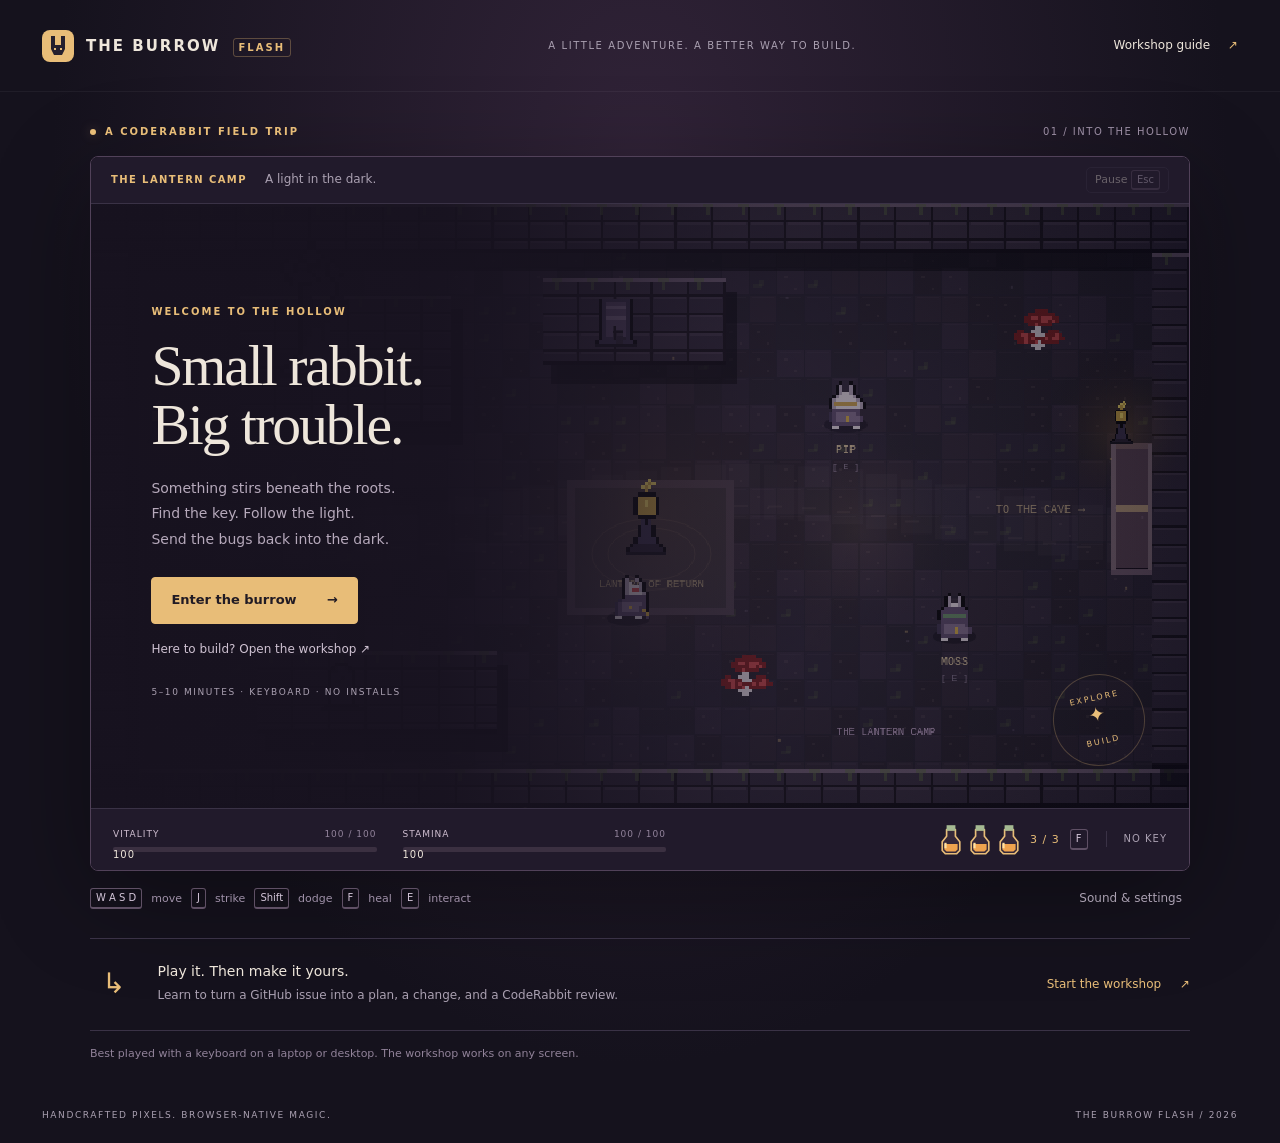
<file: index.html>
<!doctype html>
<html lang="en">
  <head>
    <meta charset="utf-8" />
    <meta name="viewport" content="width=device-width, initial-scale=1" />
    <meta name="theme-color" content="#15121d" />
    <title>The Burrow Flash</title>
    <link rel="icon" href="favicon.svg" type="image/svg+xml" />
    <link rel="stylesheet" href="style.css" />
    <script defer src="js/art.js"></script>
    <script defer src="js/world.js"></script>
    <script defer src="js/combat.js"></script>
    <script defer src="js/input.js"></script>
    <script defer src="js/render.js"></script>
    <script defer src="js/game.js"></script>
  </head>
  <body class="game-page">
    <header class="site-header">
      <a class="brand" href="index.html" aria-label="The Burrow Flash home"
        ><img src="favicon.svg" alt="" width="32" height="32" /><span
          >THE BURROW <b>FLASH</b></span
        ></a
      >
      <span class="edition">A LITTLE ADVENTURE. A BETTER WAY TO BUILD.</span>
      <a
        class="header-link"
        href="learn.html"
        target="_blank"
        rel="noopener"
        data-guide
        >Workshop guide <span aria-hidden="true">↗</span></a
      >
    </header>
    <main class="game-layout">
      <div class="eyebrow">
        <span class="live-dot"></span> A CODERABBIT FIELD TRIP
        <span class="eyebrow-right">01 / INTO THE HOLLOW</span>
      </div>
      <section class="game-frame" aria-label="The Burrow Flash game">
        <div class="game-topbar">
          <span id="area-name">THE LANTERN CAMP</span
          ><span id="objective">A light in the dark.</span
          ><button id="pause-button" type="button" disabled>
            Pause <kbd>Esc</kbd>
          </button>
        </div>
        <div class="canvas-wrap">
          <canvas
            id="game"
            width="960"
            height="528"
            tabindex="0"
            aria-label="Top-down rabbit adventure. Move with WASD or arrows. J attacks, Shift dodges, F heals, E interacts, Escape pauses."
          ></canvas>
          <div id="title-screen" class="title-screen">
            <div class="title-copy">
              <p class="eyebrow">WELCOME TO THE HOLLOW</p>
              <h1>Small rabbit.<br />Big trouble.</h1>
              <p>
                Something stirs beneath the roots.<br />Find the key. Follow the
                light.<br />Send the bugs back into the dark.
              </p>
              <button class="primary" id="start-button">
                Enter the burrow <span aria-hidden="true">→</span></button
              ><a
                class="text-link"
                href="learn.html"
                target="_blank"
                rel="noopener"
                data-guide
                >Here to build? Open the workshop ↗</a
              >
              <p class="tiny">5–10 MINUTES · KEYBOARD · NO INSTALLS</p>
            </div>
            <div class="title-stamp" aria-hidden="true">
              EXPLORE<br /><span>✦</span><br />BUILD
            </div>
          </div>
          <div id="toast" class="toast" role="status" aria-live="polite"></div>
          <div id="interaction" class="interaction" hidden></div>
        </div>
        <div class="game-hud" id="hud">
          <div class="meter-group">
            <label for="health"
              >VITALITY <span id="health-value">100 / 100</span></label
            ><meter id="health" min="0" max="100" value="100">100</meter>
          </div>
          <div class="meter-group stamina">
            <label for="stamina"
              >STAMINA <span id="stamina-value">100 / 100</span></label
            ><meter id="stamina" min="0" max="100" value="100">100</meter>
          </div>
          <div class="inventory" id="inventory">
            <div class="flask-supply">
              <span
                class="flask-icons"
                id="flask-icons"
                role="img"
                aria-label="3 of 3 healing flasks remaining"
              >
                <svg
                  class="flask-icon"
                  viewBox="0 0 20 28"
                  aria-hidden="true"
                  focusable="false"
                >
                  <path
                    class="flask-outline"
                    d="M6 5h8v6l4 5v8l-3 3H5l-3-3v-8l4-5z"
                  />
                  <path class="flask-liquid" d="M4 18h12v5l-2 2H6l-2-2z" />
                  <path class="flask-shine" d="M5 17v5" />
                  <path class="flask-cork" d="M6 1h8v5H6z" />
                </svg>
                <svg
                  class="flask-icon"
                  viewBox="0 0 20 28"
                  aria-hidden="true"
                  focusable="false"
                >
                  <path
                    class="flask-outline"
                    d="M6 5h8v6l4 5v8l-3 3H5l-3-3v-8l4-5z"
                  />
                  <path class="flask-liquid" d="M4 18h12v5l-2 2H6l-2-2z" />
                  <path class="flask-shine" d="M5 17v5" />
                  <path class="flask-cork" d="M6 1h8v5H6z" />
                </svg>
                <svg
                  class="flask-icon"
                  viewBox="0 0 20 28"
                  aria-hidden="true"
                  focusable="false"
                >
                  <path
                    class="flask-outline"
                    d="M6 5h8v6l4 5v8l-3 3H5l-3-3v-8l4-5z"
                  />
                  <path class="flask-liquid" d="M4 18h12v5l-2 2H6l-2-2z" />
                  <path class="flask-shine" d="M5 17v5" />
                  <path class="flask-cork" d="M6 1h8v5H6z" />
                </svg>
              </span>
              <span class="flask-count" id="flask-count">3 / 3</span>
              <kbd aria-label="Press F to heal">F</kbd>
            </div>
            <span class="key-status" id="key-status">NO KEY</span>
          </div>
          <span id="assist-indicator" hidden>ASSIST ON</span>
        </div>
      </section>
      <div class="below-game">
        <p>
          <kbd>W A S D</kbd> move <kbd>J</kbd> strike <kbd>Shift</kbd> dodge
          <kbd>F</kbd> heal <kbd>E</kbd> interact
        </p>
        <button class="text-button" id="settings-button">
          Sound & settings
        </button>
      </div>
      <aside class="workshop-strip">
        <span class="strip-number">↳</span>
        <div>
          <h2>Play it. Then make it yours.</h2>
          <p>
            Learn to turn a GitHub issue into a plan, a change, and a CodeRabbit
            review.
          </p>
        </div>
        <a href="learn.html" target="_blank" rel="noopener" data-guide
          >Start the workshop <span aria-hidden="true">↗</span></a
        >
      </aside>
      <p class="device-note">
        Best played with a keyboard on a laptop or desktop. The workshop works
        on any screen.
      </p>
    </main>
    <footer class="site-footer">
      <span>HANDCRAFTED PIXELS. BROWSER-NATIVE MAGIC.</span
      ><span>THE BURROW FLASH / 2026</span>
    </footer>
    <dialog id="menu-dialog" aria-labelledby="menu-title">
      <form method="dialog">
        <button class="close-button" aria-label="Close menu">×</button>
      </form>
      <p class="eyebrow">TAKE A BREATHER</p>
      <h2 id="menu-title">The hollow can wait.</h2>
      <p>Your adventure is paused.</p>
      <div class="settings">
        <label
          ><input type="checkbox" id="sound-setting" /> Sound effects
          <small>Starts only after you enable it.</small></label
        ><label
          ><input type="checkbox" id="motion-setting" /> Reduced motion
          <small>Removes screen shake and ambient particles.</small></label
        ><label
          ><input type="checkbox" id="assist-setting" /> Presenter assist
          <small
            >Less damage, stronger strikes, faster stamina recovery.</small
          ></label
        >
      </div>
      <div class="dialog-actions">
        <button class="primary" id="resume-button">Return to adventure</button
        ><a class="secondary" href="learn.html" target="_blank" rel="noopener"
          >Workshop ↗</a
        ><button class="text-button" id="restart-button">
          Restart adventure
        </button>
      </div>
    </dialog>
    <dialog id="npc-dialog" aria-labelledby="npc-title">
      <form method="dialog">
        <button class="close-button" aria-label="Close conversation">×</button>
      </form>
      <p class="eyebrow" id="npc-role"></p>
      <h2 id="npc-title"></h2>
      <p id="npc-copy"></p>
      <div class="dialog-actions">
        <a
          id="npc-guide"
          class="primary"
          href="learn.html"
          target="_blank"
          rel="noopener"
          >Open lesson ↗</a
        ><button class="secondary" id="npc-close">Back to the hollow</button>
      </div>
      <p class="tiny">OPTIONAL FIELD NOTES · YOUR GAME STAYS PAUSED</p>
    </dialog>
    <dialog id="victory-dialog" aria-labelledby="victory-title">
      <p class="eyebrow">THE HOLLOW BREATHES AGAIN</p>
      <h2 id="victory-title">Small rabbit.<br />Big victory.</h2>
      <p>
        The lanterns are safe. Now give this little world something of your own.
      </p>
      <p id="victory-stats"></p>
      <div class="dialog-actions">
        <a
          class="primary"
          href="learn.html#issue"
          target="_blank"
          rel="noopener"
          >Build your first feature ↗</a
        ><button class="secondary" id="play-again">Play again</button>
      </div>
    </dialog>
  </body>
</html>
</file>
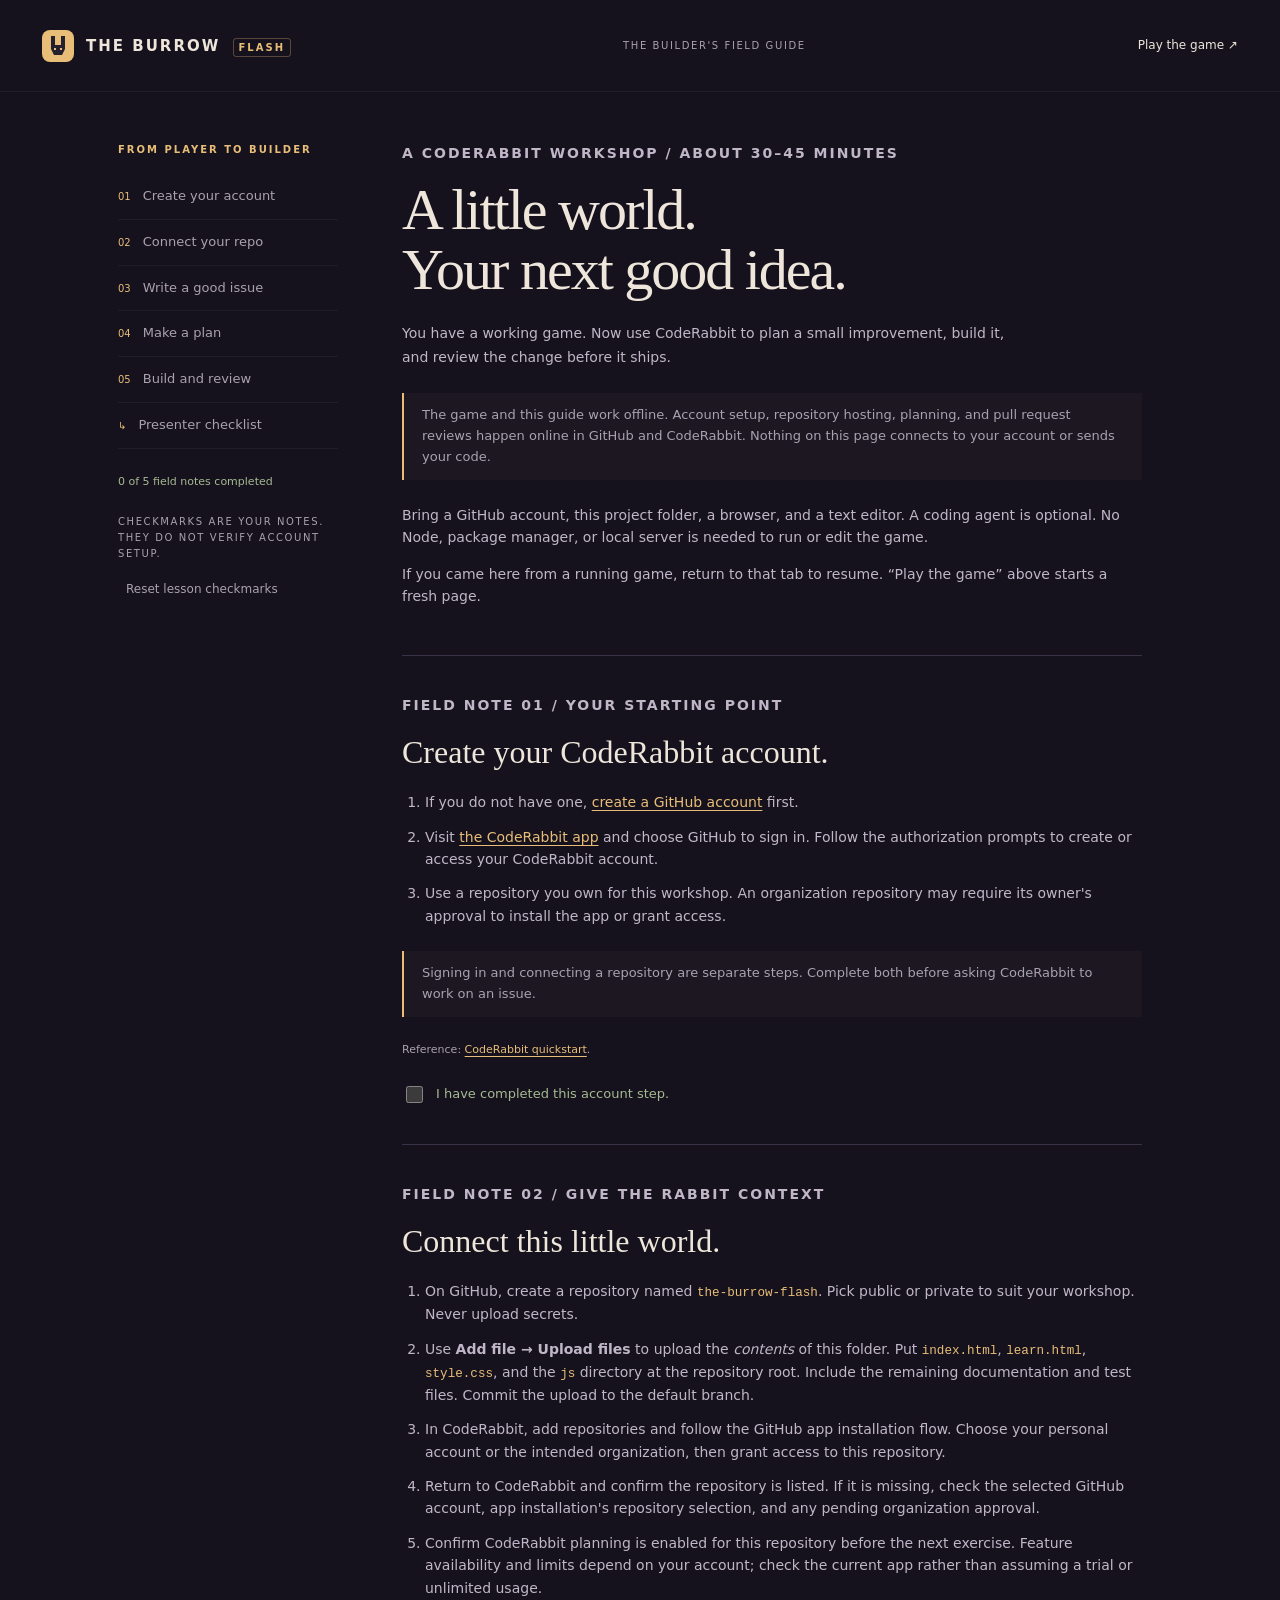
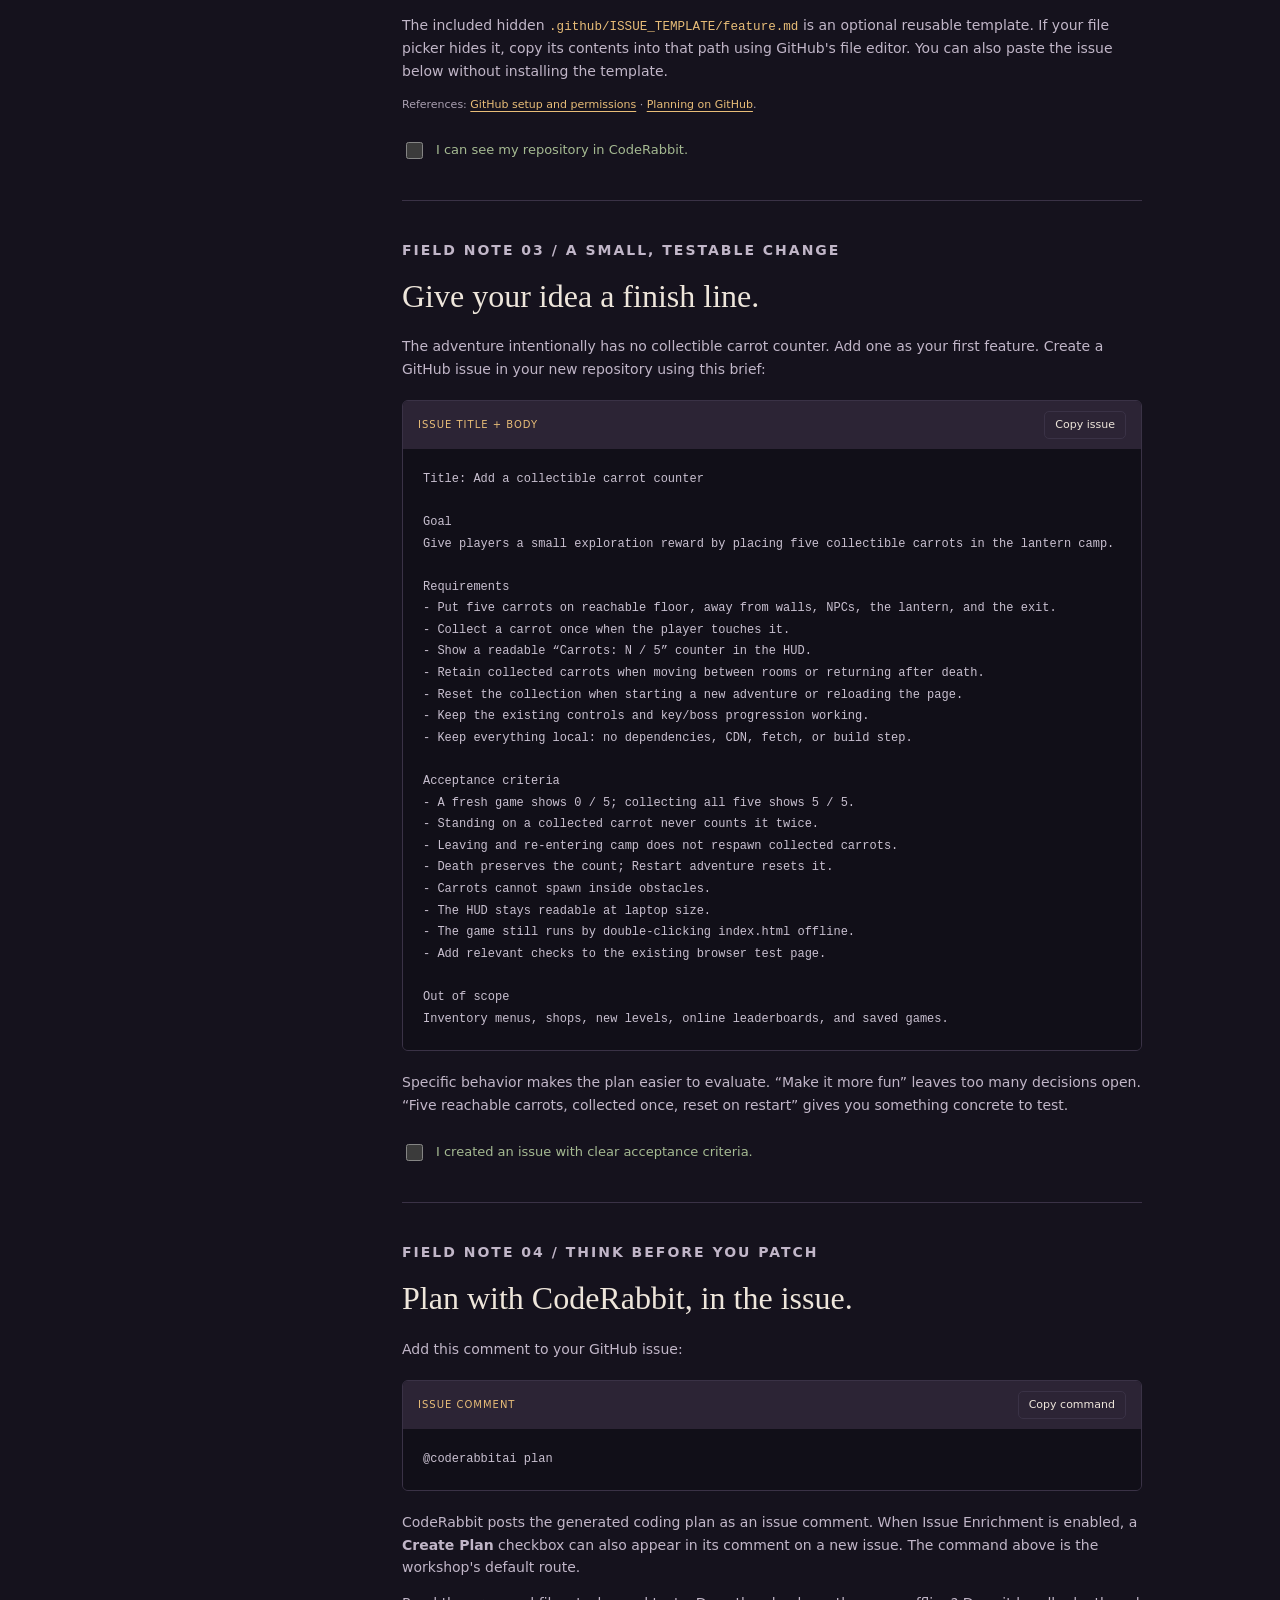
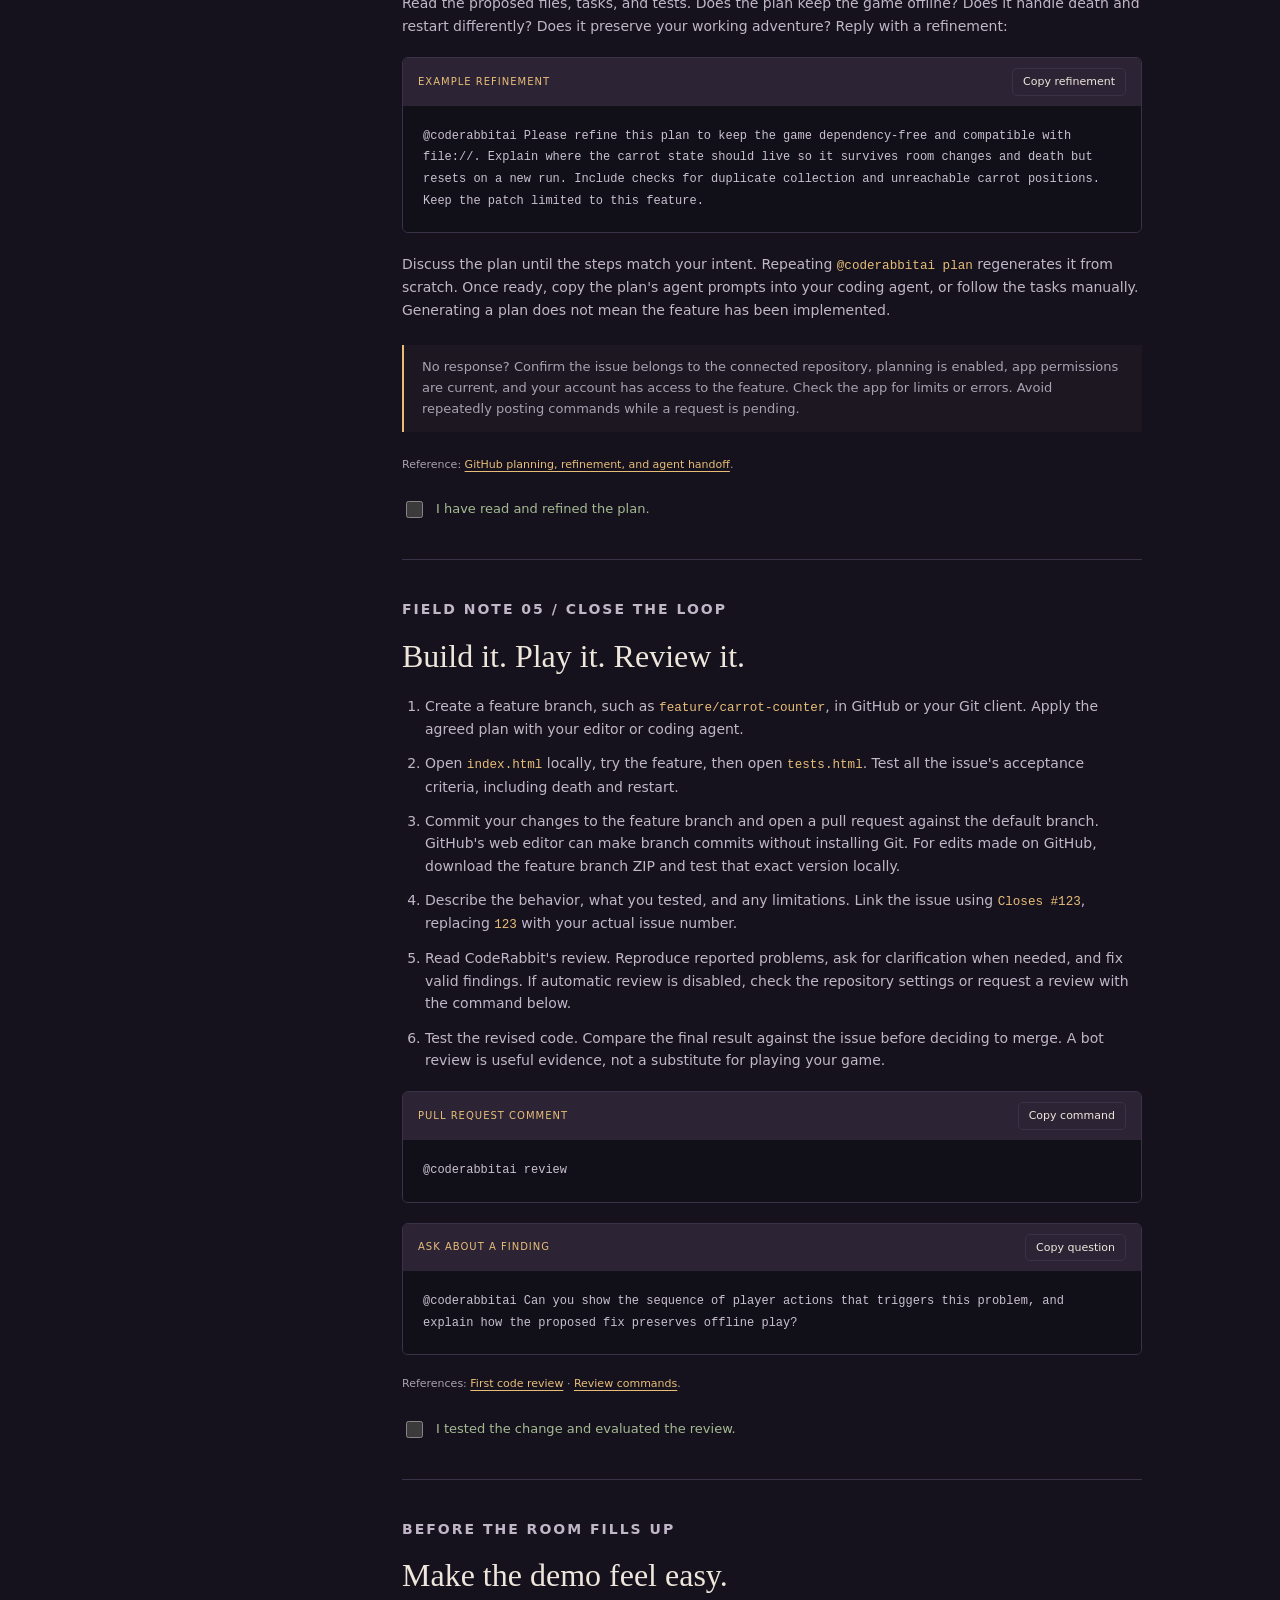
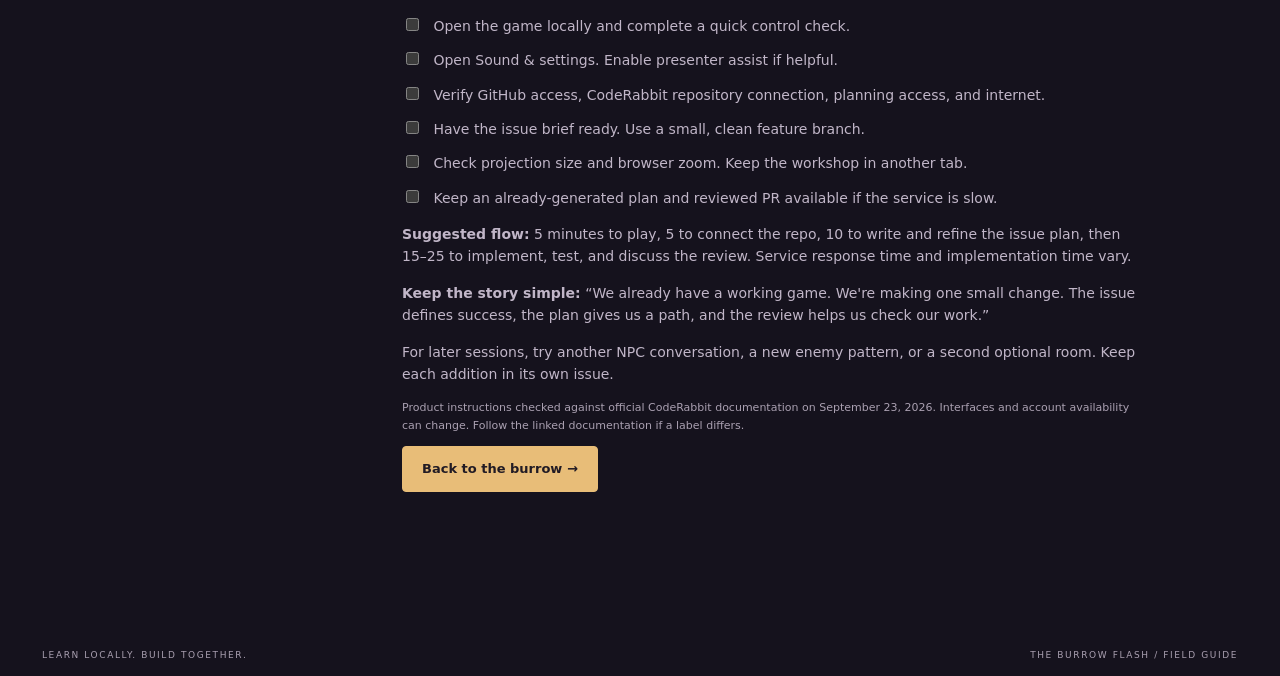
<file: learn.html>
<!doctype html>
<html lang="en">
  <head>
    <meta charset="utf-8" />
    <meta name="viewport" content="width=device-width,initial-scale=1" />
    <meta name="theme-color" content="#15121d" />
    <title>The field guide | The Burrow Flash</title>
    <link rel="icon" href="favicon.svg" type="image/svg+xml" />
    <link rel="stylesheet" href="style.css" />
    <script defer src="js/lessons.js"></script>
  </head>
  <body>
    <header class="site-header">
      <a class="brand" href="index.html"
        ><img src="favicon.svg" width="32" height="32" alt="" /><span
          >THE BURROW <b>FLASH</b></span
        ></a
      ><span class="edition">THE BUILDER'S FIELD GUIDE</span
      ><a class="header-link" href="index.html">Play the game ↗</a>
    </header>
    <main class="guide-layout">
      <nav class="guide-nav" aria-label="Workshop chapters">
        <p class="eyebrow">FROM PLAYER TO BUILDER</p>
        <a href="#setup"><span>01</span>Create your account</a
        ><a href="#connect"><span>02</span>Connect your repo</a
        ><a href="#issue"><span>03</span>Write a good issue</a
        ><a href="#plan"><span>04</span>Make a plan</a
        ><a href="#review"><span>05</span>Build and review</a
        ><a href="#presenter"><span>↳</span>Presenter checklist</a>
        <p class="progress" id="progress" aria-live="polite">
          0 of 5 field notes completed
        </p>
        <p class="tiny">
          CHECKMARKS ARE YOUR NOTES.<br />THEY DO NOT VERIFY ACCOUNT SETUP.
        </p>
        <button id="reset-lessons" class="text-button">
          Reset lesson checkmarks
        </button>
      </nav>
      <div class="guide-main">
        <div class="guide-intro">
          <p class="eyebrow">A CODERABBIT WORKSHOP / ABOUT 30–45 MINUTES</p>
          <h1>A little world.<br />Your next good idea.</h1>
          <p class="lead">
            You have a working game. Now use CodeRabbit to plan a small
            improvement, build it, and review the change before it ships.
          </p>
          <div class="callout">
            The game and this guide work offline. Account setup, repository
            hosting, planning, and pull request reviews happen online in GitHub
            and CodeRabbit. Nothing on this page connects to your account or
            sends your code.
          </div>
          <p>
            Bring a GitHub account, this project folder, a browser, and a text
            editor. A coding agent is optional. No Node, package manager, or
            local server is needed to run or edit the game.
          </p>
          <p>
            If you came here from a running game, return to that tab to resume.
            “Play the game” above starts a fresh page.
          </p>
        </div>
        <section id="setup">
          <p class="eyebrow">FIELD NOTE 01 / YOUR STARTING POINT</p>
          <h2>Create your CodeRabbit account.</h2>
          <ol>
            <li>
              If you do not have one,
              <a href="https://github.com/signup" target="_blank" rel="noopener"
                >create a GitHub account</a
              >
              first.
            </li>
            <li>
              Visit
              <a
                href="https://app.coderabbit.ai/"
                target="_blank"
                rel="noopener"
                >the CodeRabbit app</a
              >
              and choose GitHub to sign in. Follow the authorization prompts to
              create or access your CodeRabbit account.
            </li>
            <li>
              Use a repository you own for this workshop. An organization
              repository may require its owner's approval to install the app or
              grant access.
            </li>
          </ol>
          <div class="callout">
            Signing in and connecting a repository are separate steps. Complete
            both before asking CodeRabbit to work on an issue.
          </div>
          <p class="source-line">
            Reference:
            <a
              href="https://docs.coderabbit.ai/getting-started/quickstart"
              target="_blank"
              rel="noopener"
              >CodeRabbit quickstart</a
            >.
          </p>
          <label class="lesson-check"
            ><input type="checkbox" data-lesson="setup" /> I have completed this
            account step.</label
          >
        </section>
        <section id="connect">
          <p class="eyebrow">FIELD NOTE 02 / GIVE THE RABBIT CONTEXT</p>
          <h2>Connect this little world.</h2>
          <ol>
            <li>
              On GitHub, create a repository named
              <code>the-burrow-flash</code>. Pick public or private to suit your
              workshop. Never upload secrets.
            </li>
            <li>
              Use <strong>Add file → Upload files</strong> to upload the
              <em>contents</em> of this folder. Put <code>index.html</code>,
              <code>learn.html</code>, <code>style.css</code>, and the
              <code>js</code> directory at the repository root. Include the
              remaining documentation and test files. Commit the upload to the
              default branch.
            </li>
            <li>
              In CodeRabbit, add repositories and follow the GitHub app
              installation flow. Choose your personal account or the intended
              organization, then grant access to this repository.
            </li>
            <li>
              Return to CodeRabbit and confirm the repository is listed. If it
              is missing, check the selected GitHub account, app installation's
              repository selection, and any pending organization approval.
            </li>
            <li>
              Confirm CodeRabbit planning is enabled for this repository before
              the next exercise. Feature availability and limits depend on your
              account; check the current app rather than assuming a trial or
              unlimited usage.
            </li>
          </ol>
          <p>
            The included hidden
            <code>.github/ISSUE_TEMPLATE/feature.md</code> is an optional
            reusable template. If your file picker hides it, copy its contents
            into that path using GitHub's file editor. You can also paste the
            issue below without installing the template.
          </p>
          <p class="source-line">
            References:
            <a
              href="https://docs.coderabbit.ai/platforms/github-com"
              target="_blank"
              rel="noopener"
              >GitHub setup and permissions</a
            >
            ·
            <a
              href="https://docs.coderabbit.ai/issues/planner/github"
              target="_blank"
              rel="noopener"
              >Planning on GitHub</a
            >.
          </p>
          <label class="lesson-check"
            ><input type="checkbox" data-lesson="connect" /> I can see my
            repository in CodeRabbit.</label
          >
        </section>
        <section id="issue">
          <p class="eyebrow">FIELD NOTE 03 / A SMALL, TESTABLE CHANGE</p>
          <h2>Give your idea a finish line.</h2>
          <p>
            The adventure intentionally has no collectible carrot counter. Add
            one as your first feature. Create a GitHub issue in your new
            repository using this brief:
          </p>
          <div class="snippet">
            <div class="snippet-header">
              ISSUE TITLE + BODY
              <button data-copy="issue-text">Copy issue</button>
            </div>
            <pre id="issue-text" tabindex="0">
Title: Add a collectible carrot counter

Goal
Give players a small exploration reward by placing five collectible carrots in the lantern camp.

Requirements
- Put five carrots on reachable floor, away from walls, NPCs, the lantern, and the exit.
- Collect a carrot once when the player touches it.
- Show a readable “Carrots: N / 5” counter in the HUD.
- Retain collected carrots when moving between rooms or returning after death.
- Reset the collection when starting a new adventure or reloading the page.
- Keep the existing controls and key/boss progression working.
- Keep everything local: no dependencies, CDN, fetch, or build step.

Acceptance criteria
- A fresh game shows 0 / 5; collecting all five shows 5 / 5.
- Standing on a collected carrot never counts it twice.
- Leaving and re-entering camp does not respawn collected carrots.
- Death preserves the count; Restart adventure resets it.
- Carrots cannot spawn inside obstacles.
- The HUD stays readable at laptop size.
- The game still runs by double-clicking index.html offline.
- Add relevant checks to the existing browser test page.

Out of scope
Inventory menus, shops, new levels, online leaderboards, and saved games.</pre
            >
          </div>
          <p>
            Specific behavior makes the plan easier to evaluate. “Make it more
            fun” leaves too many decisions open. “Five reachable carrots,
            collected once, reset on restart” gives you something concrete to
            test.
          </p>
          <label class="lesson-check"
            ><input type="checkbox" data-lesson="issue" /> I created an issue
            with clear acceptance criteria.</label
          >
        </section>
        <section id="plan">
          <p class="eyebrow">FIELD NOTE 04 / THINK BEFORE YOU PATCH</p>
          <h2>Plan with CodeRabbit, in the issue.</h2>
          <p>Add this comment to your GitHub issue:</p>
          <div class="snippet">
            <div class="snippet-header">
              ISSUE COMMENT
              <button data-copy="plan-command">Copy command</button>
            </div>
            <pre id="plan-command" tabindex="0">@coderabbitai plan</pre>
          </div>
          <p>
            CodeRabbit posts the generated coding plan as an issue comment. When
            Issue Enrichment is enabled, a <strong>Create Plan</strong> checkbox
            can also appear in its comment on a new issue. The command above is
            the workshop's default route.
          </p>
          <p>
            Read the proposed files, tasks, and tests. Does the plan keep the
            game offline? Does it handle death and restart differently? Does it
            preserve your working adventure? Reply with a refinement:
          </p>
          <div class="snippet">
            <div class="snippet-header">
              EXAMPLE REFINEMENT
              <button data-copy="refine-text">Copy refinement</button>
            </div>
            <pre id="refine-text" tabindex="0">
@coderabbitai Please refine this plan to keep the game dependency-free and compatible with file://. Explain where the carrot state should live so it survives room changes and death but resets on a new run. Include checks for duplicate collection and unreachable carrot positions. Keep the patch limited to this feature.</pre
            >
          </div>
          <p>
            Discuss the plan until the steps match your intent. Repeating
            <code>@coderabbitai plan</code> regenerates it from scratch. Once
            ready, copy the plan's agent prompts into your coding agent, or
            follow the tasks manually. Generating a plan does not mean the
            feature has been implemented.
          </p>
          <div class="callout">
            No response? Confirm the issue belongs to the connected repository,
            planning is enabled, app permissions are current, and your account
            has access to the feature. Check the app for limits or errors. Avoid
            repeatedly posting commands while a request is pending.
          </div>
          <p class="source-line">
            Reference:
            <a
              href="https://docs.coderabbit.ai/issues/planner/github"
              target="_blank"
              rel="noopener"
              >GitHub planning, refinement, and agent handoff</a
            >.
          </p>
          <label class="lesson-check"
            ><input type="checkbox" data-lesson="plan" /> I have read and
            refined the plan.</label
          >
        </section>
        <section id="review">
          <p class="eyebrow">FIELD NOTE 05 / CLOSE THE LOOP</p>
          <h2>Build it. Play it. Review it.</h2>
          <ol>
            <li>
              Create a feature branch, such as
              <code>feature/carrot-counter</code>, in GitHub or your Git client.
              Apply the agreed plan with your editor or coding agent.
            </li>
            <li>
              Open <code>index.html</code> locally, try the feature, then open
              <code>tests.html</code>. Test all the issue's acceptance criteria,
              including death and restart.
            </li>
            <li>
              Commit your changes to the feature branch and open a pull request
              against the default branch. GitHub's web editor can make branch
              commits without installing Git. For edits made on GitHub, download
              the feature branch ZIP and test that exact version locally.
            </li>
            <li>
              Describe the behavior, what you tested, and any limitations. Link
              the issue using <code>Closes #123</code>, replacing
              <code>123</code> with your actual issue number.
            </li>
            <li>
              Read CodeRabbit's review. Reproduce reported problems, ask for
              clarification when needed, and fix valid findings. If automatic
              review is disabled, check the repository settings or request a
              review with the command below.
            </li>
            <li>
              Test the revised code. Compare the final result against the issue
              before deciding to merge. A bot review is useful evidence, not a
              substitute for playing your game.
            </li>
          </ol>
          <div class="snippet">
            <div class="snippet-header">
              PULL REQUEST COMMENT
              <button data-copy="review-command">Copy command</button>
            </div>
            <pre id="review-command" tabindex="0">@coderabbitai review</pre>
          </div>
          <div class="snippet">
            <div class="snippet-header">
              ASK ABOUT A FINDING
              <button data-copy="review-question">Copy question</button>
            </div>
            <pre id="review-question" tabindex="0">
@coderabbitai Can you show the sequence of player actions that triggers this problem, and explain how the proposed fix preserves offline play?</pre
            >
          </div>
          <p class="source-line">
            References:
            <a
              href="https://docs.coderabbit.ai/guide/code-review"
              target="_blank"
              rel="noopener"
              >First code review</a
            >
            ·
            <a
              href="https://docs.coderabbit.ai/reference/review-commands"
              target="_blank"
              rel="noopener"
              >Review commands</a
            >.
          </p>
          <label class="lesson-check"
            ><input type="checkbox" data-lesson="review" /> I tested the change
            and evaluated the review.</label
          >
        </section>
        <section id="presenter">
          <p class="eyebrow">BEFORE THE ROOM FILLS UP</p>
          <h2>Make the demo feel easy.</h2>
          <div class="checklist">
            <label
              ><input type="checkbox" /> Open the game locally and complete a
              quick control check.</label
            ><label
              ><input type="checkbox" /> Open Sound & settings. Enable presenter
              assist if helpful.</label
            ><label
              ><input type="checkbox" /> Verify GitHub access, CodeRabbit
              repository connection, planning access, and internet.</label
            ><label
              ><input type="checkbox" /> Have the issue brief ready. Use a
              small, clean feature branch.</label
            ><label
              ><input type="checkbox" /> Check projection size and browser zoom.
              Keep the workshop in another tab.</label
            ><label
              ><input type="checkbox" /> Keep an already-generated plan and
              reviewed PR available if the service is slow.</label
            >
          </div>
          <p>
            <strong>Suggested flow:</strong> 5 minutes to play, 5 to connect the
            repo, 10 to write and refine the issue plan, then 15–25 to
            implement, test, and discuss the review. Service response time and
            implementation time vary.
          </p>
          <p>
            <strong>Keep the story simple:</strong> “We already have a working
            game. We're making one small change. The issue defines success, the
            plan gives us a path, and the review helps us check our work.”
          </p>
          <p>
            For later sessions, try another NPC conversation, a new enemy
            pattern, or a second optional room. Keep each addition in its own
            issue.
          </p>
          <p class="source-line">
            Product instructions checked against official CodeRabbit
            documentation on September 23, 2026. Interfaces and account
            availability can change. Follow the linked documentation if a label
            differs.
          </p>
          <a class="primary" href="index.html">Back to the burrow →</a>
        </section>
        <p
          id="copy-status"
          class="copy-status"
          role="status"
          aria-live="polite"
        ></p>
      </div>
    </main>
    <footer class="site-footer">
      <span>LEARN LOCALLY. BUILD TOGETHER.</span
      ><span>THE BURROW FLASH / FIELD GUIDE</span>
    </footer>
  </body>
</html>
</file>
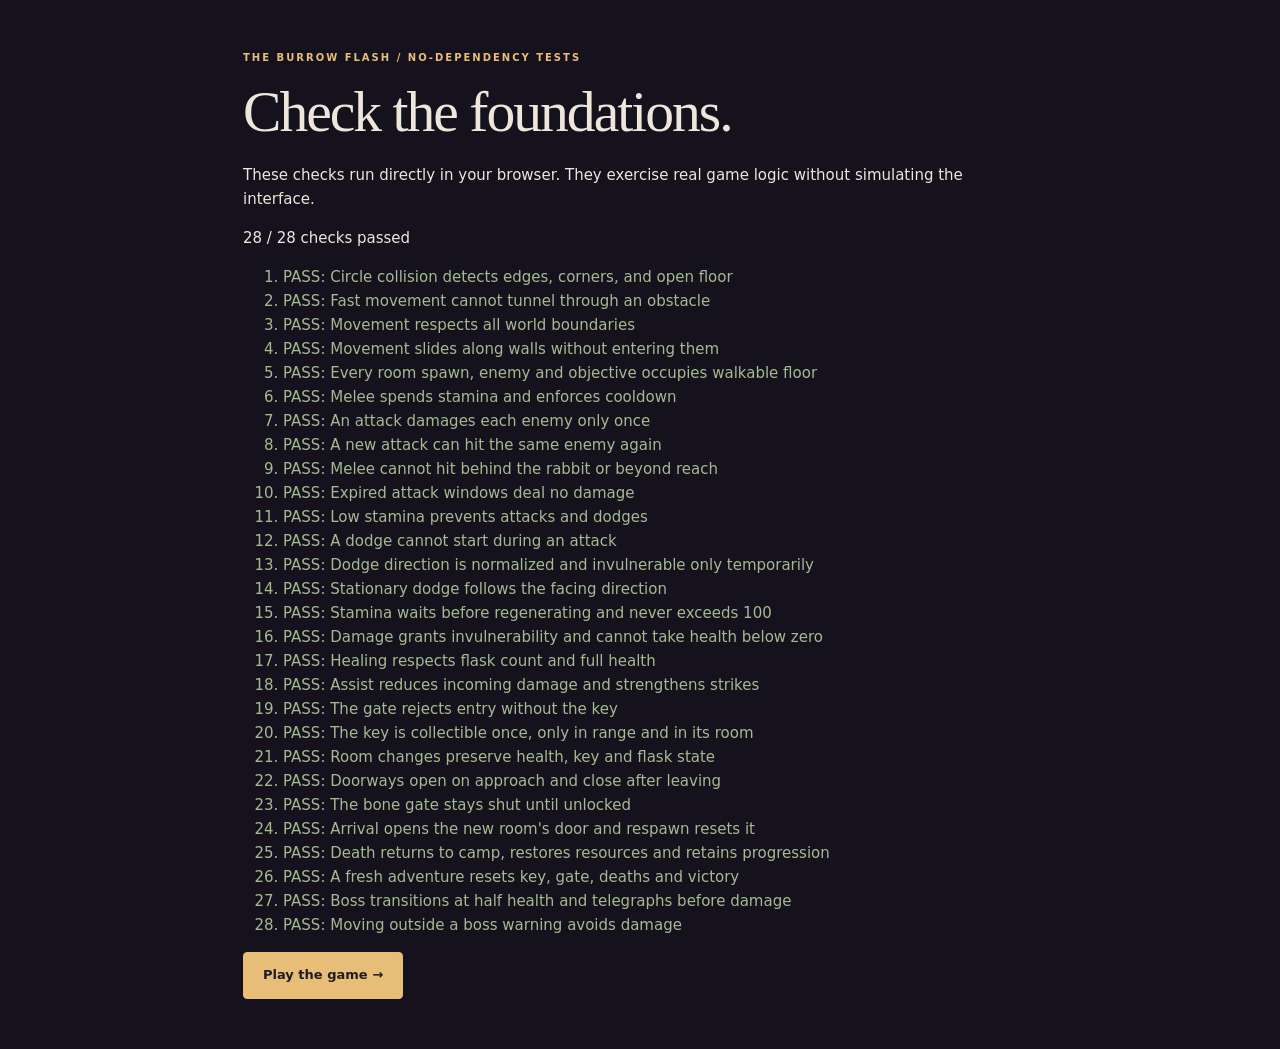
<file: tests.html>
<!doctype html>
<html lang="en">
  <head>
    <meta charset="utf-8" />
    <meta name="viewport" content="width=device-width,initial-scale=1" />
    <title>Logic checks | The Burrow Flash</title>
    <link rel="stylesheet" href="style.css" />
    <script defer src="js/world.js"></script>
    <script defer src="js/combat.js"></script>
    <script defer src="js/tests.js"></script>
  </head>
  <body>
    <main class="guide-layout" style="display: block; max-width: 850px">
      <p class="eyebrow">THE BURROW FLASH / NO-DEPENDENCY TESTS</p>
      <h1>Check the foundations.</h1>
      <p>
        These checks run directly in your browser. They exercise real game logic
        without simulating the interface.
      </p>
      <p id="test-summary" role="status">Running checks...</p>
      <ol id="test-results"></ol>
      <p><a class="primary" href="index.html">Play the game →</a></p>
    </main>
  </body>
</html>
</file>
<file: style.css>
:root {
  color-scheme: dark;
  --bg: #15121d;
  --panel: #201b29;
  --line: #3a3246;
  --text: #eee6db;
  --muted: #aaa0b1;
  --gold: #e8bd78;
  --green: #a5ba92;
  --red: #e18588;
}
* {
  box-sizing: border-box;
}
body {
  margin: 0;
  background: var(--bg);
  color: var(--text);
  font:
    15px/1.6 system-ui,
    -apple-system,
    BlinkMacSystemFont,
    "Segoe UI",
    sans-serif;
}
body.game-page {
  background:
    radial-gradient(ellipse at 50% 15%, #312338 0, transparent 65%), var(--bg);
}
a {
  color: inherit;
  text-decoration: none;
}
button,
input,
a {
  -webkit-tap-highlight-color: transparent;
}
button,
.secondary {
  font: inherit;
}
button,
a,
input {
  outline-offset: 5px;
}
button:focus-visible,
a:focus-visible,
input:focus-visible,
canvas:focus-visible {
  outline: 2px solid var(--gold);
}
button {
  cursor: pointer;
}
button:disabled {
  cursor: default;
  opacity: 0.35;
}
button,
.secondary {
  border: 1px solid var(--line);
  border-radius: 5px;
  background: transparent;
  color: var(--text);
  padding: 10px 15px;
}
button:hover,
.secondary:hover {
  background: #ffffff0a;
  border-color: #8a778f;
}
.site-header {
  max-width: 1320px;
  margin: auto;
  min-height: 92px;
  padding: 22px 42px;
  display: flex;
  align-items: center;
  justify-content: space-between;
  gap: 24px;
  border-bottom: 1px solid #ffffff0c;
}
.brand {
  display: flex;
  align-items: center;
  gap: 12px;
  font-size: 15px;
  letter-spacing: 2px;
  font-weight: 750;
  white-space: nowrap;
}
.brand b {
  color: var(--gold);
  font-size: 10px;
  border: 1px solid #e8bd7850;
  padding: 3px 5px;
  border-radius: 3px;
  margin-left: 5px;
}
.edition,
.site-footer,
.tiny {
  font-size: 10px;
  letter-spacing: 1.6px;
  color: var(--muted);
}
.header-link {
  font-size: 12px;
}
.header-link span {
  margin-left: 14px;
  color: var(--gold);
}
.game-layout {
  width: min(1100px, calc(100% - 72px));
  margin: 32px auto 0;
}
.eyebrow {
  font:
    600 10px/1.6 system-ui,
    sans-serif;
  letter-spacing: 2px;
  color: var(--gold);
  margin: 0 0 16px;
  display: flex;
  align-items: center;
  gap: 9px;
}
.live-dot {
  width: 6px;
  height: 6px;
  display: inline-block;
  background: var(--gold);
  border-radius: 50%;
  box-shadow: 0 0 12px #e8bd7850;
}
.eyebrow-right {
  margin-left: auto;
  color: #9b8da3;
  letter-spacing: 1.5px;
  font-weight: 400;
}
.game-frame {
  border: 1px solid #514159;
  border-radius: 8px;
  overflow: hidden;
  background: #100e17;
  box-shadow: 0 25px 100px #0005;
}
.game-topbar {
  min-height: 47px;
  display: flex;
  gap: 18px;
  align-items: center;
  padding: 8px 20px;
  background: #211a2b;
  border-bottom: 1px solid var(--line);
  font-size: 10px;
  letter-spacing: 1.4px;
}
#area-name {
  color: var(--gold);
  font-weight: 650;
}
#objective {
  color: var(--muted);
  letter-spacing: 0;
  font-size: 12px;
}
.game-topbar button {
  margin-left: auto;
  padding: 3px 8px;
  font-size: 11px;
}
.canvas-wrap {
  position: relative;
  line-height: 0;
  background: #17121f;
}
canvas {
  width: 100%;
  height: auto;
  display: block;
  image-rendering: pixelated;
}
.title-screen {
  position: absolute;
  inset: 0;
  background: linear-gradient(
    90deg,
    #17121ffa 0%,
    #17121ff0 32%,
    #17121f70 60%,
    #17121f00 100%
  );
  display: flex;
  align-items: center;
  line-height: 1.6;
}
.title-copy {
  padding: 30px 5.5%;
  width: 64%;
}
h1 {
  font-family: Georgia, "Times New Roman", serif;
  font-size: clamp(34px, 4.5vw, 62px);
  line-height: 1.03;
  letter-spacing: -2px;
  font-weight: 400;
  margin: 0 0 22px;
}
h2 {
  font-weight: 500;
  line-height: 1.2;
}
h3 {
  font-size: 18px;
  font-weight: 550;
}
.title-copy > p:not(.eyebrow):not(.tiny) {
  color: #b6a9bb;
  font-size: 14px;
  line-height: 1.8;
  margin-bottom: 25px;
}
.primary {
  background: var(--gold);
  color: #211b24;
  border: 1px solid var(--gold);
  font-weight: 650;
  display: inline-flex;
  gap: 30px;
  align-items: center;
  justify-content: center;
  padding: 12px 19px;
  border-radius: 4px;
  font-size: 13px;
}
.primary:hover {
  background: #f3cc93;
  color: #211b24;
  border-color: #f3cc93;
}
.text-link {
  display: block;
  font-size: 12px;
  color: #cfc2d2;
  margin-top: 16px;
}
.text-link:hover,
.header-link:hover {
  color: var(--gold);
}
.title-copy .tiny {
  font-size: 9px;
  margin-top: 26px;
}
.title-stamp {
  position: absolute;
  right: 4%;
  bottom: 7%;
  border: 1px solid #e8bd7840;
  border-radius: 50%;
  width: 92px;
  height: 92px;
  display: flex;
  flex-direction: column;
  align-items: center;
  justify-content: center;
  font-size: 8px;
  letter-spacing: 2px;
  color: var(--gold);
  transform: rotate(-12deg);
  line-height: 1.5;
}
.title-stamp span {
  font-size: 20px;
  line-height: 1;
}
.game-hud {
  padding: 15px 22px;
  display: flex;
  gap: 26px;
  align-items: center;
  background: #211a2b;
  border-top: 1px solid var(--line);
  font-size: 10px;
  letter-spacing: 1px;
}
.meter-group {
  width: 25%;
}
.meter-group label {
  display: flex;
  justify-content: space-between;
  font-size: 9px;
  color: #cebdcf;
  margin-bottom: 5px;
}
.meter-group label span {
  color: #94859d;
}
meter {
  appearance: none;
  display: block;
  width: 100%;
  height: 5px;
  border: none;
  border-radius: 2px;
  background: #3b3041;
}
meter::-webkit-meter-bar {
  background: #3b3041;
  border: 0;
}
meter::-webkit-meter-optimum-value {
  background: var(--red);
}
meter::-moz-meter-bar {
  background: var(--red);
}
.stamina meter::-webkit-meter-optimum-value {
  background: var(--green);
}
.stamina meter::-moz-meter-bar {
  background: var(--green);
}
.inventory {
  display: flex;
  align-items: center;
  gap: 18px;
  margin-left: auto;
  color: var(--gold);
  white-space: nowrap;
}
.flask-supply,
.flask-icons {
  display: flex;
  align-items: center;
  gap: 7px;
}
.flask-supply {
  gap: 10px;
}
.flask-icon {
  width: 22px;
  height: 31px;
  overflow: visible;
}
.flask-outline {
  fill: #352839;
  stroke: #e8bd78;
  stroke-width: 1.5;
  stroke-linejoin: round;
}
.flask-liquid {
  fill: #efa34e;
}
.flask-shine {
  fill: none;
  stroke: #ffe1a2;
  stroke-width: 2;
}
.flask-cork {
  fill: #a5ba92;
}
.flask-icon.is-empty .flask-outline {
  fill: none;
  stroke: #66596e;
}
.flask-icon.is-empty .flask-liquid,
.flask-icon.is-empty .flask-shine {
  opacity: 0;
}
.flask-icon.is-empty .flask-cork {
  fill: #66596e;
}
.flask-count {
  font-size: 11px;
  font-variant-numeric: tabular-nums;
}
.key-status {
  color: var(--muted);
  border-left: 1px solid var(--line);
  padding-left: 16px;
}
#assist-indicator {
  font-size: 9px;
  color: var(--green);
}
.below-game {
  display: flex;
  align-items: center;
  justify-content: space-between;
  color: #9f90a8;
  font-size: 11px;
  padding: 6px 0;
}
.below-game p {
  display: flex;
  align-items: center;
  gap: 9px;
}
kbd {
  font:
    10px/1.2 system-ui,
    sans-serif;
  border: 1px solid #5f5065;
  border-bottom-width: 2px;
  padding: 3px 5px;
  border-radius: 3px;
  color: #d4c6d9;
  white-space: nowrap;
}
.text-button {
  border: 0;
  background: transparent;
  padding: 8px;
  color: var(--muted);
  font-size: 12px;
}
.workshop-strip {
  display: flex;
  gap: 20px;
  align-items: center;
  padding: 23px 0;
  margin-top: 12px;
  border-top: 1px solid var(--line);
  border-bottom: 1px solid var(--line);
}
.strip-number {
  font-size: 28px;
  color: var(--gold);
  padding: 0 12px;
}
.workshop-strip h2 {
  font-size: 14px;
  margin: 0 0 6px;
}
.workshop-strip p {
  font-size: 12px;
  color: var(--muted);
  margin: 0;
}
.workshop-strip a {
  margin-left: auto;
  white-space: nowrap;
  font-size: 12px;
  color: var(--gold);
}
.workshop-strip a span {
  margin-left: 15px;
}
.device-note {
  font-size: 11px;
  color: #918299;
  margin: 14px 0;
}
.site-footer {
  max-width: 1320px;
  margin: 26px auto 0;
  padding: 20px 42px;
  display: flex;
  justify-content: space-between;
  font-size: 9px;
}
.toast {
  position: absolute;
  bottom: 65px;
  left: 50%;
  transform: translateX(-50%);
  max-width: 85%;
  width: max-content;
  background: #17121feb;
  border: 1px solid #88704e;
  padding: 12px 18px;
  color: var(--gold);
  font-size: 13px;
  line-height: 1.4;
  border-radius: 4px;
  opacity: 0;
  pointer-events: none;
  transition: opacity 0.2s;
}
.toast.visible {
  opacity: 1;
}
.interaction {
  position: absolute;
  bottom: 18px;
  left: 50%;
  transform: translateX(-50%);
  border: 1px solid #70627e;
  background: #211a2bf2;
  border-radius: 4px;
  padding: 9px 15px;
  font-size: 12px;
  line-height: 1.4;
  white-space: nowrap;
}
dialog {
  background: #251d2e;
  color: var(--text);
  border: 1px solid #6a5276;
  border-radius: 9px;
  padding: 38px;
  width: min(510px, 90vw);
  max-height: 90vh;
  box-shadow: 0 30px 100px #0009;
}
dialog::backdrop {
  background: #0b0813c9;
  backdrop-filter: blur(4px);
}
dialog h2 {
  font-family: Georgia, serif;
  font-size: 36px;
  margin: 10px 0 18px;
}
dialog p {
  color: #bcadc6;
  font-size: 14px;
}
.close-button {
  position: absolute;
  top: 10px;
  right: 10px;
  font-size: 23px;
  border: 0;
  padding: 0 10px;
}
.dialog-actions {
  display: flex;
  gap: 10px;
  flex-wrap: wrap;
  margin-top: 25px;
}
.settings {
  border-top: 1px solid var(--line);
  margin-top: 22px;
  padding-top: 8px;
}
.settings label {
  display: block;
  margin: 15px 0;
  font-size: 14px;
}
.settings input {
  accent-color: var(--gold);
  margin-right: 10px;
}
.settings small {
  display: block;
  padding-left: 28px;
  color: var(--muted);
  font-size: 11px;
}
.device-note {
  display: block;
}
[hidden] {
  display: none !important;
}
/* Workshop: the same field guide, with room to read. */
.guide-layout {
  display: grid;
  grid-template-columns: 220px minmax(0, 740px);
  gap: 64px;
  max-width: 1100px;
  margin: 50px auto;
  padding: 0 28px;
}
.guide-nav {
  position: sticky;
  top: 25px;
  align-self: start;
}
.guide-nav a {
  display: block;
  color: var(--muted);
  font-size: 13px;
  padding: 12px 0;
  border-bottom: 1px solid #ffffff0c;
}
.guide-nav a:hover {
  color: var(--gold);
}
.guide-nav span {
  color: var(--gold);
  margin-right: 12px;
  font-size: 10px;
}
.guide-nav .progress {
  font-size: 11px;
  color: var(--green);
  margin: 24px 0;
}
.guide-main h1 {
  font-size: 58px;
  margin-top: 8px;
}
.lead {
  font-size: 18px;
  color: #bcaec5;
  line-height: 1.7;
  max-width: 620px;
}
.guide-main section {
  padding: 38px 0;
  border-top: 1px solid var(--line);
  scroll-margin-top: 25px;
}
.guide-main section h2 {
  font:
    32px/1.2 Georgia,
    serif;
  margin: 0 0 20px;
}
.guide-main p,
.guide-main li {
  color: #c1b6c8;
  font-size: 14px;
}
.guide-main li {
  margin: 12px 0;
}
.guide-main a:not(.primary) {
  color: var(--gold);
  text-decoration: underline;
  text-underline-offset: 3px;
}
.guide-main ol,
.guide-main ul {
  padding-left: 23px;
}
.callout {
  border-left: 2px solid var(--gold);
  background: #e8bd7808;
  padding: 12px 18px;
  margin: 24px 0;
  color: var(--muted);
  font-size: 13px;
}
.snippet {
  border: 1px solid var(--line);
  border-radius: 6px;
  overflow: hidden;
  margin: 20px 0;
}
.snippet-header {
  display: flex;
  align-items: center;
  justify-content: space-between;
  padding: 10px 15px;
  background: #2c2435;
  font-size: 10px;
  letter-spacing: 1px;
  color: var(--gold);
}
.snippet button {
  font-size: 11px;
  padding: 4px 10px;
}
.snippet pre {
  margin: 0;
  padding: 20px;
  background: #110f18;
  white-space: pre-wrap;
  overflow-wrap: anywhere;
  font:
    12px/1.8 ui-monospace,
    SFMono-Regular,
    Consolas,
    monospace;
  color: #c9c0d0;
  user-select: text;
}
.lesson-check {
  display: flex;
  align-items: center;
  gap: 10px;
  color: var(--green);
  font-size: 13px;
  margin-top: 25px;
}
.lesson-check input {
  accent-color: var(--green);
  width: 17px;
  height: 17px;
}
.source-line {
  font-size: 11px !important;
  color: var(--muted) !important;
}
.guide-main code {
  color: var(--gold);
  font-size: 0.9em;
}
.guide-intro {
  padding-bottom: 34px;
}
.copy-status {
  font-size: 12px;
  color: var(--green);
  min-height: 20px;
}
.checklist label {
  display: block;
  margin: 12px 0;
  font-size: 14px;
  color: #c1b6c8;
}
.checklist input {
  accent-color: var(--gold);
  margin-right: 10px;
}
.test-pass {
  color: var(--green);
}
.test-fail {
  color: var(--red);
}
@media (min-width: 1500px) {
  .game-layout {
    margin-top: 40px;
  }
}
@media (max-width: 900px) {
  .edition {
    display: none;
  }
  .game-layout {
    width: calc(100% - 32px);
    margin-top: 22px;
  }
  .site-header {
    padding: 20px;
  }
  .title-copy {
    padding: 20px 5%;
    width: 70%;
  }
  .title-copy .tiny {
    margin-top: 14px;
    font-size: 8px;
  }
  .title-copy > p:not(.eyebrow):not(.tiny) {
    margin-bottom: 16px;
    font-size: 12px;
  }
  .title-copy h1 {
    margin-bottom: 14px;
  }
  .below-game p {
    gap: 5px;
  }
  .guide-layout {
    gap: 30px;
    grid-template-columns: 170px minmax(0, 1fr);
  }
  .guide-main h1 {
    font-size: 44px;
  }
}
@media (max-width: 620px) {
  .brand {
    font-size: 11px;
    letter-spacing: 1px;
  }
  .brand b {
    font-size: 8px;
  }
  .header-link {
    font-size: 10px;
  }
  .site-header {
    gap: 10px;
  }
  .eyebrow-right {
    display: none;
  }
  .game-topbar {
    padding: 8px 10px;
    flex-wrap: wrap;
    gap: 6px;
    font-size: 8px;
  }
  #objective {
    font-size: 10px;
  }
  .title-copy {
    padding: 15px 5%;
    width: 80%;
  }
  .title-copy h1 {
    font-size: 29px;
    margin-bottom: 12px;
  }
  .title-copy .eyebrow {
    font-size: 8px;
    margin-bottom: 8px;
  }
  .title-copy > p:not(.eyebrow) {
    display: none;
  }
  .title-copy .primary {
    padding: 9px 13px;
    font-size: 11px;
  }
  .title-copy .text-link {
    font-size: 10px;
    margin-top: 10px;
  }
  .title-stamp {
    display: none;
  }
  .game-hud {
    padding: 12px;
    gap: 14px;
    flex-wrap: wrap;
  }
  .meter-group {
    width: calc(50% - 7px);
  }
  .inventory {
    margin-left: 0;
    font-size: 9px;
  }
  .flask-icon {
    width: 20px;
    height: 28px;
  }
  .meter-group label {
    font-size: 7px;
  }
  .meter-group label span {
    display: none;
  }
  .below-game {
    align-items: flex-start;
  }
  .below-game p {
    flex-wrap: wrap;
    max-width: 75%;
    font-size: 9px;
  }
  .below-game .text-button {
    font-size: 9px;
  }
  .workshop-strip {
    gap: 10px;
    flex-wrap: wrap;
    padding: 18px 0;
  }
  .strip-number {
    display: none;
  }
  .workshop-strip a {
    margin-left: 0;
  }
  .site-footer {
    padding: 18px;
    font-size: 7px;
    gap: 20px;
  }
  .guide-layout {
    display: block;
    margin-top: 25px;
    padding: 0 22px;
  }
  .guide-nav {
    position: static;
    margin-bottom: 35px;
  }
  .guide-nav a {
    display: inline-block;
    padding: 8px 12px 8px 0;
    border: 0;
  }
  .guide-nav .progress {
    margin: 12px 0;
  }
  .guide-main h1 {
    font-size: 42px;
  }
  dialog {
    padding: 28px;
  }
  .interaction {
    font-size: 10px;
  }
  .toast {
    font-size: 11px;
  }
}
@media (prefers-reduced-motion: reduce) {
  * {
    scroll-behavior: auto !important;
    transition: none !important;
  }
}
@media (min-width: 700px) and (max-height: 850px) {
  .site-header {
    min-height: 70px;
    padding-top: 16px;
    padding-bottom: 16px;
  }
  .game-layout {
    width: min(1040px, calc(100% - 40px), calc((100svh - 245px) * 1.818));
    margin-top: 20px;
  }
  .game-layout > .eyebrow {
    margin-bottom: 10px;
  }
  .title-copy h1 {
    font-size: 44px;
  }
  .title-copy > p:not(.eyebrow):not(.tiny) {
    font-size: 12px;
    line-height: 1.6;
    margin-bottom: 16px;
  }
  .title-copy .tiny {
    margin-top: 14px;
  }
  .title-copy .text-link {
    margin-top: 12px;
  }
  .title-copy .eyebrow {
    margin-bottom: 12px;
  }
  .game-topbar {
    min-height: 40px;
  }
  .game-hud {
    padding-top: 12px;
    padding-bottom: 12px;
  }
  .workshop-strip {
    margin-top: 5px;
  }
}
</file>
